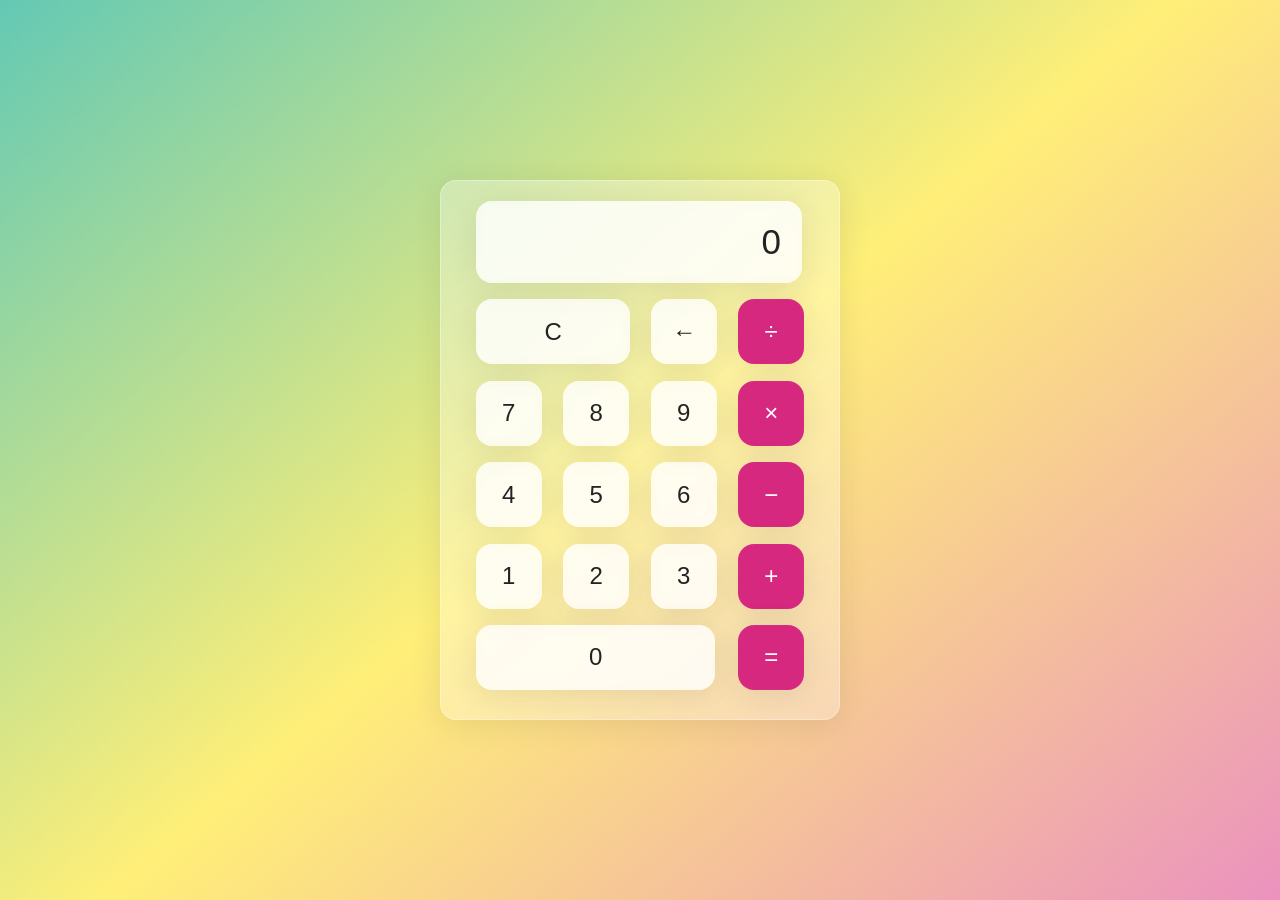
<file: Projeto calculadora/index.html>
<!DOCTYPE html>
<html lang="en">
<head>
    <meta charset="UTF-8">
    <meta http-equiv="X-UA-Compatible" content="IE=edge">
    <meta name="viewport" content="width=device-width, initial-scale=1.0">
    <link rel="stylesheet" href="style.css">
    <title>Calculadora</title>
</head>
<body>

    <div class="wrapper">
        <section class="screen">
            0
        </section>

        <section class="calc-buttons">
            <div class="calc-button-row">
                <button class="calc-button double">
                    C
                </button>
                <button class="calc-button">
                    &larr;
                </button>
                <button class="calc-button">
                    &divide;
                </button>
            </div>

            <div class="calc-button-row">
                <button class="calc-button">
                    7
                </button>
                <button class="calc-button">
                    8
                </button>
                <button class="calc-button">
                    9
                </button>
                <button class="calc-button">
                    &times;
                </button>
            </div>

            <div class="calc-button-row">
                <button class="calc-button">
                    4
                </button>
                <button class="calc-button">
                    5
                </button>
                <button class="calc-button">
                    6
                </button>
                <button class="calc-button">
                    &minus;
                </button>
            </div>

            <div class="calc-button-row">
                <button class="calc-button">
                    1
                </button>
                <button class="calc-button">
                    2
                </button>
                <button class="calc-button">
                    3
                </button>
                <button class="calc-button">
                    &plus;
                </button>
            </div>

            <div class="calc-button-row">
                <button class="calc-button triple">
                    0
                </button>
                <button class="calc-button">
                    &equals;
                </button>
            </div>

        </section>
    </div>


    <script src="script.js"></script>
</body>
</html>
</file>
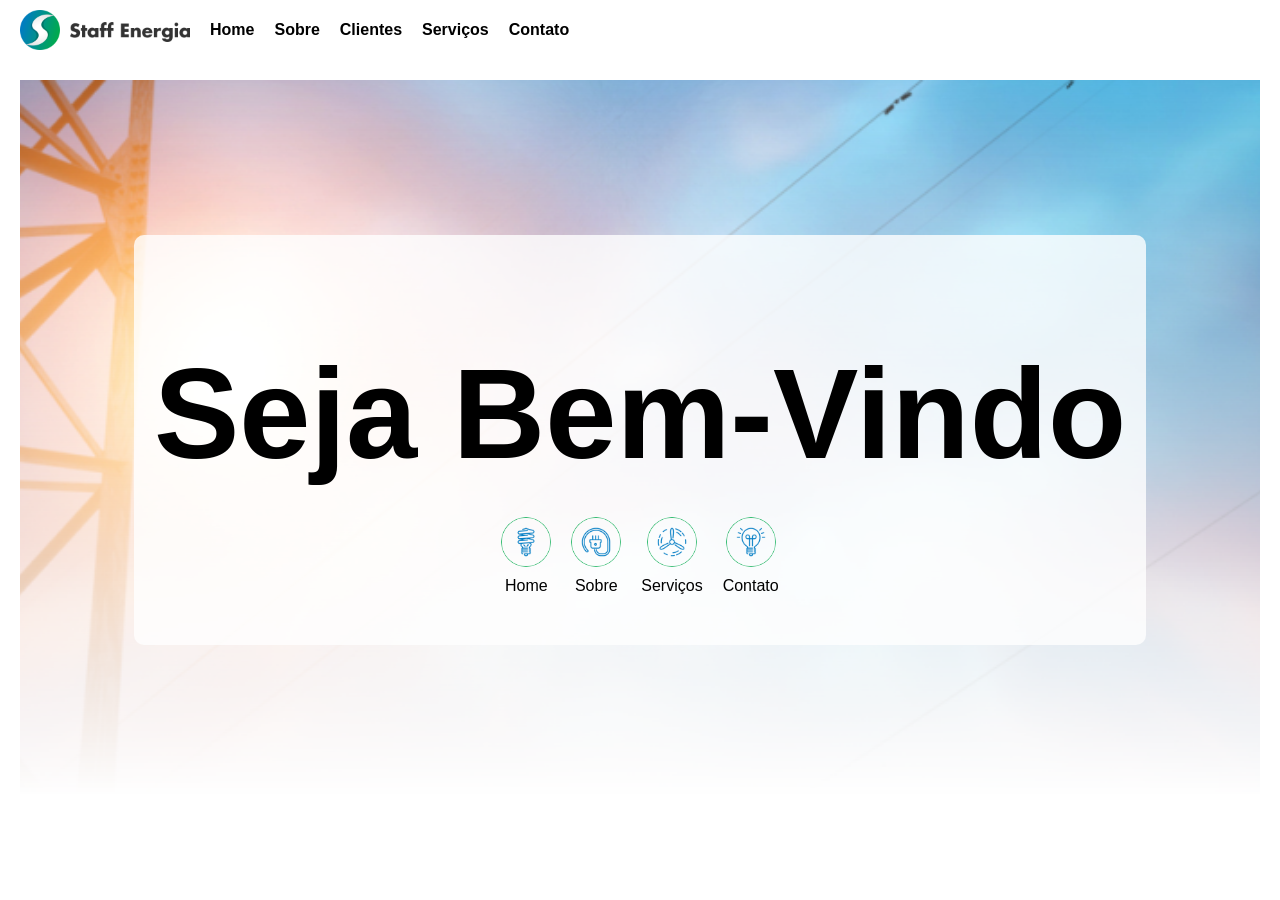
<file: Projeto faculdade web site/TRABALHO FACULDADE/1inicio.html>
<!DOCTYPE html>
<html lang="pt-BR">
<head>
    <meta charset="UTF-8">
    <meta name="viewport" content="width=device-width, initial-scale=1.0">
    <title>Página com iFrame</title>
    <link rel="stylesheet" href="inicio.css">
    <link href="Logo da empresa.ico" rel="icon" type="image/x-con">
</head>
<body>
    <header>
        <img src="logo.png" alt="Logo da Empresa" class="logo" height="" width="">
        <nav>
            <ul>
                <li><a href="2home.html" target="content-frame">Home</a></li>
                <li><a href="sobre.html" target="content-frame">Sobre</a></li>
                <li><a href="clientes.html" target="content-frame">Clientes</a></li>
                <li><a href="servicos.html" target="content-frame">Serviços</a></li>
                <li><a href="contato.html" target="content-frame">Contato</a></li>
            </ul>
        </nav>
    </header>
    <main>
        <iframe name="content-frame" src="2home.html"></iframe>
    </main>
</body>
</html>
</file>
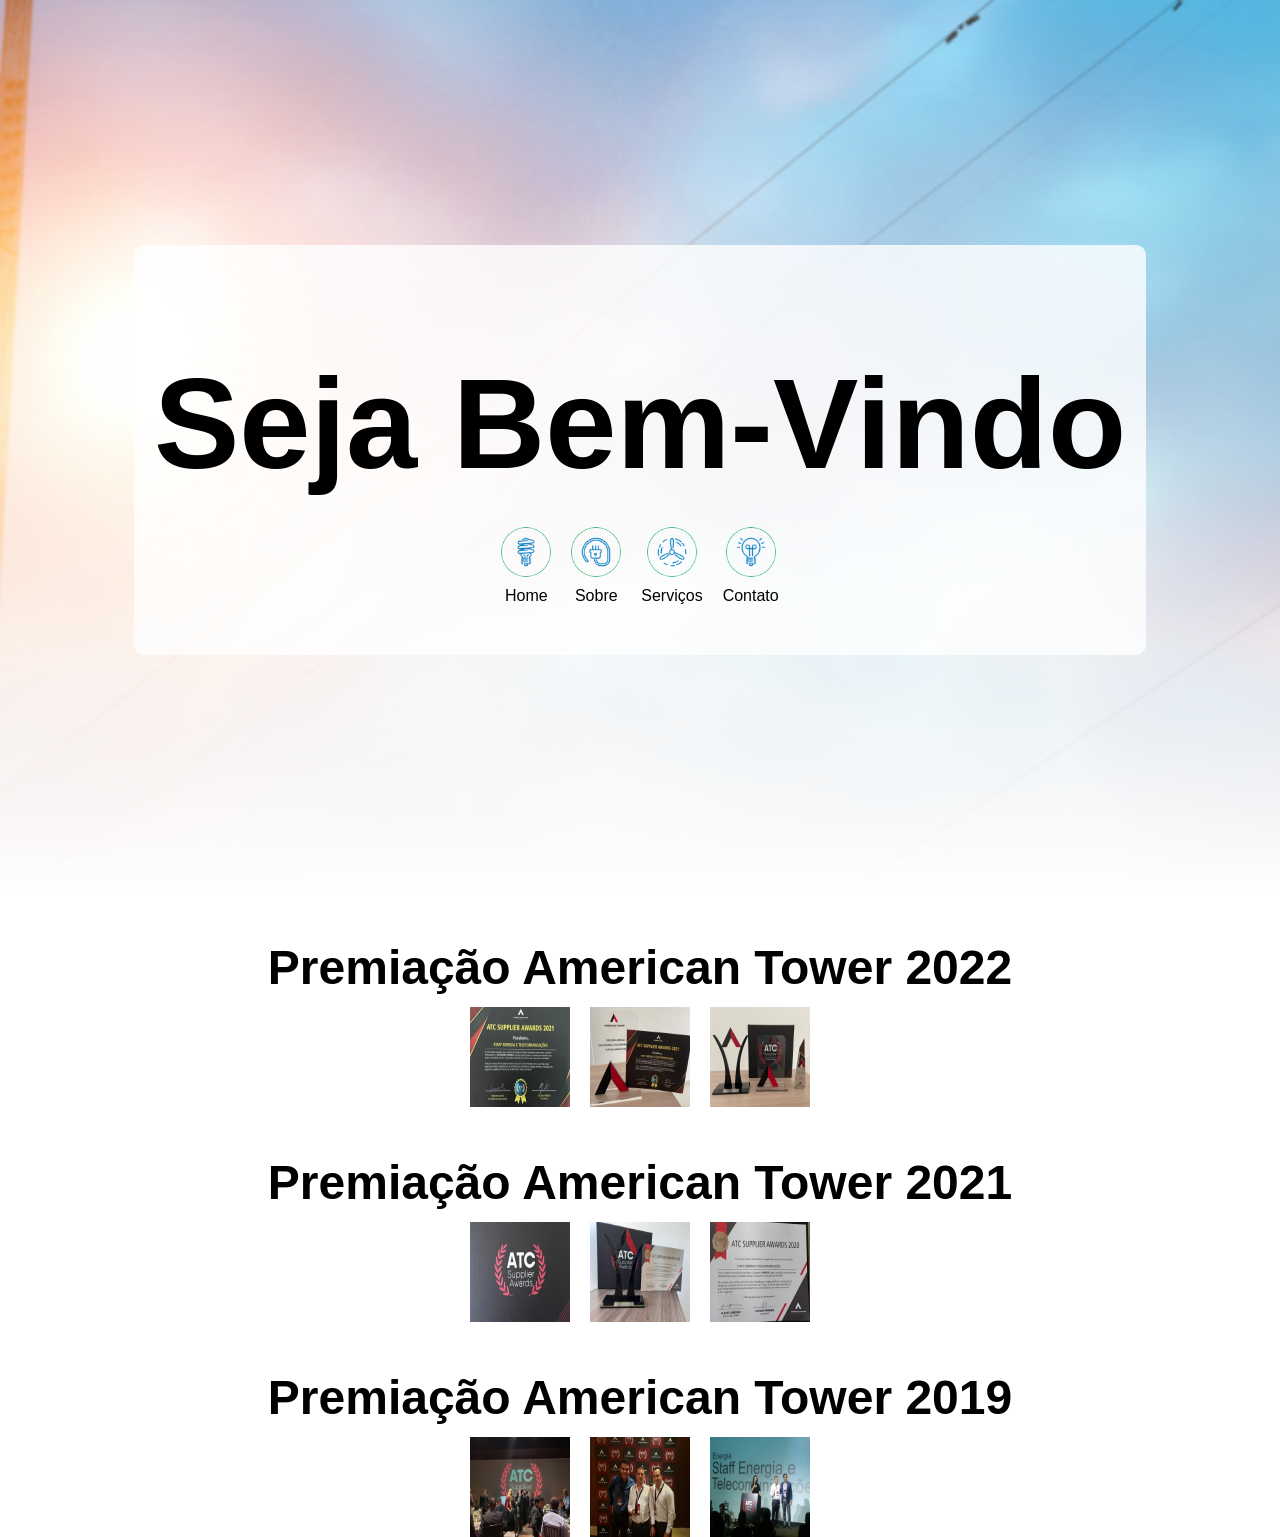
<file: Projeto faculdade web site/TRABALHO FACULDADE/2home.html>
<!DOCTYPE html>
<html lang="pt-br">
<head>
    <meta charset="UTF-8">
    <meta name="viewport" content="width=device-width, initial-scale=1.0">
    <title>Página Inicial</title>
    <link rel="stylesheet" href="home.css">
</head>
<body>
    <div class="background">
        <div class="content">
            <h1>Seja Bem-Vindo</h1>
            <div class="buttons">
                <a href="2home.html" class="button">
                    <img src="home.png" alt="Home">
                    <span>Home</span>
                </a>
                <a href="sobre.html" class="button">
                    <img src="sobre.png" alt="Sobre">
                    <span>Sobre</span>
                </a>
                <a href="servicos.html" class="button">
                    <img src="serviços.png" alt="Serviços">
                    <span>Serviços</span>
                </a>
                <a href="contato.html" class="button">
                    <img src="contato.png" alt="Contato">
                    <span>Contato</span>
                </a>
            </div>
        </div>
    </div>
    <p></p><div class="premiacao">
        <h2><center>Premiação American Tower 2022</center></h2>
        <div class="premiacao-images">
            <img src="premio12022.png" alt="Prêmio 1">
            <img src="premio22022.png" alt="Prêmio 2">
            <img src="premio32022.png" alt="Prêmio 3">
        </div></p>
    <div class="premiacao">
        <h3><center>Premiação American Tower 2021</center></h3>
        <div class="premiacao-images">
            <img src="premio12021.png" alt="Prêmio 1">
             <img src="premio22021.png" alt="Prêmio 2">
             <img src="premio32021.png" alt="Prêmio 3">
        </div>
        <div class="premiacao">
            <h3><center>Premiação American Tower 2019</center></h4>
            <div class="premiacao-images">
                <img src="premio12019.png" alt="Prêmio 1">
                 <img src="premio22019.png" alt="Prêmio 2">
                 <img src="premio32019.png" alt="Prêmio 3">
            </div>    
        </div> 
    </div>
</body>
</html>
</file>
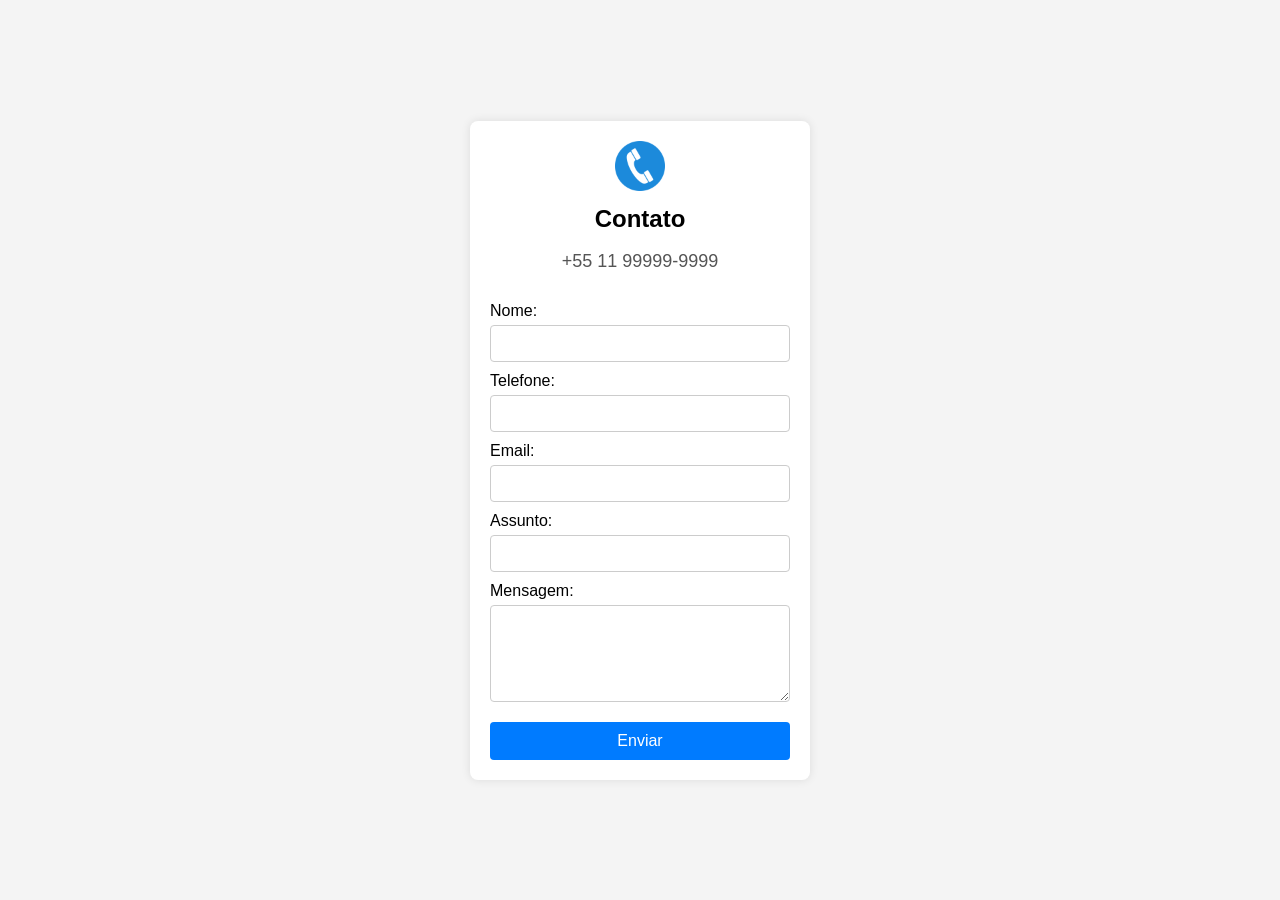
<file: Projeto faculdade web site/TRABALHO FACULDADE/contato.html>
<!DOCTYPE html>
<html lang="en">
<head>
    <meta charset="UTF-8">
    <meta name="viewport" content="width=device-width, initial-scale=1.0">
    <title>Contato</title>
    <link rel="stylesheet" href="contato.css">
</head>
<body>
    <div class="contact-container">
        <div class="contact-header">
            <img src="Telefone.png" alt="Logo de Contato" class="contact-logo">
            <h1>Contato</h1>
            <p class="contact-number">+55 11 99999-9999</p>
        </div>
        <form class="contact-form">
            <label for="name">Nome:</label>
            <input type="text" id="name" name="name" required>

            <label for="phone">Telefone:</label>
            <input type="tel" id="phone" name="phone" required>

            <label for="email">Email:</label>
            <input type="email" id="email" name="email" required>

            <label for="subject">Assunto:</label>
            <input type="text" id="subject" name="subject" required>

            <label for="message">Mensagem:</label>
            <textarea id="message" name="message" rows="5" required></textarea>

            <button type="submit">Enviar</button>
        </form>
    </div>
</body>
</html>
</file>
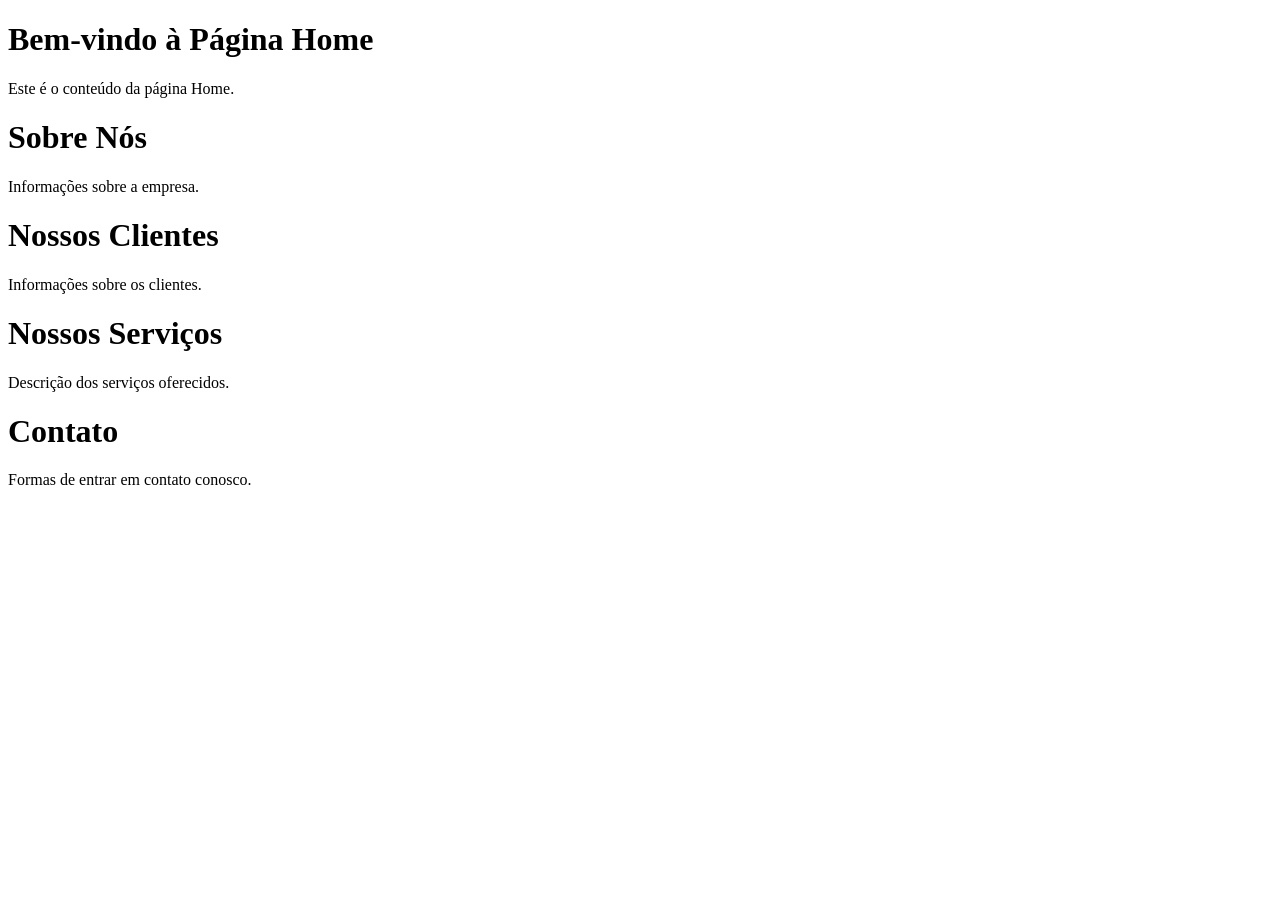
<file: Projeto faculdade web site/TRABALHO FACULDADE/inicio2.html>
<!-- home.html -->
<!DOCTYPE html>
<html lang="pt-BR">
<head>
    <meta charset="UTF-8">
    <title>Home</title>
</head>
<body>
    <h1>Bem-vindo à Página Home</h1>
    <p>Este é o conteúdo da página Home.</p>
</body>
</html>

<!-- sobre.html -->
<!DOCTYPE html>
<html lang="pt-BR">
<head>
    <meta charset="UTF-8">
    <title>Sobre</title>
</head>
<body>
    <h1>Sobre Nós</h1>
    <p>Informações sobre a empresa.</p>
</body>
</html>

<!-- clientes.html -->
<!DOCTYPE html>
<html lang="pt-BR">
<head>
    <meta charset="UTF-8">
    <title>Clientes</title>
</head>
<body>
    <h1>Nossos Clientes</h1>
    <p>Informações sobre os clientes.</p>
</body>
</html>

<!-- servicos.html -->
<!DOCTYPE html>
<html lang="pt-BR">
<head>
    <meta charset="UTF-8">
    <title>Serviços</title>
</head>
<body>
    <h1>Nossos Serviços</h1>
    <p>Descrição dos serviços oferecidos.</p>
</body>
</html>

<!-- contato.html -->
<!DOCTYPE html>
<html lang="pt-BR">
<head>
    <meta charset="UTF-8">
    <title>Contato</title>
</head>
<body>
    <h1>Contato</h1>
    <p>Formas de entrar em contato conosco.</p>
</body>
</html>
</file>
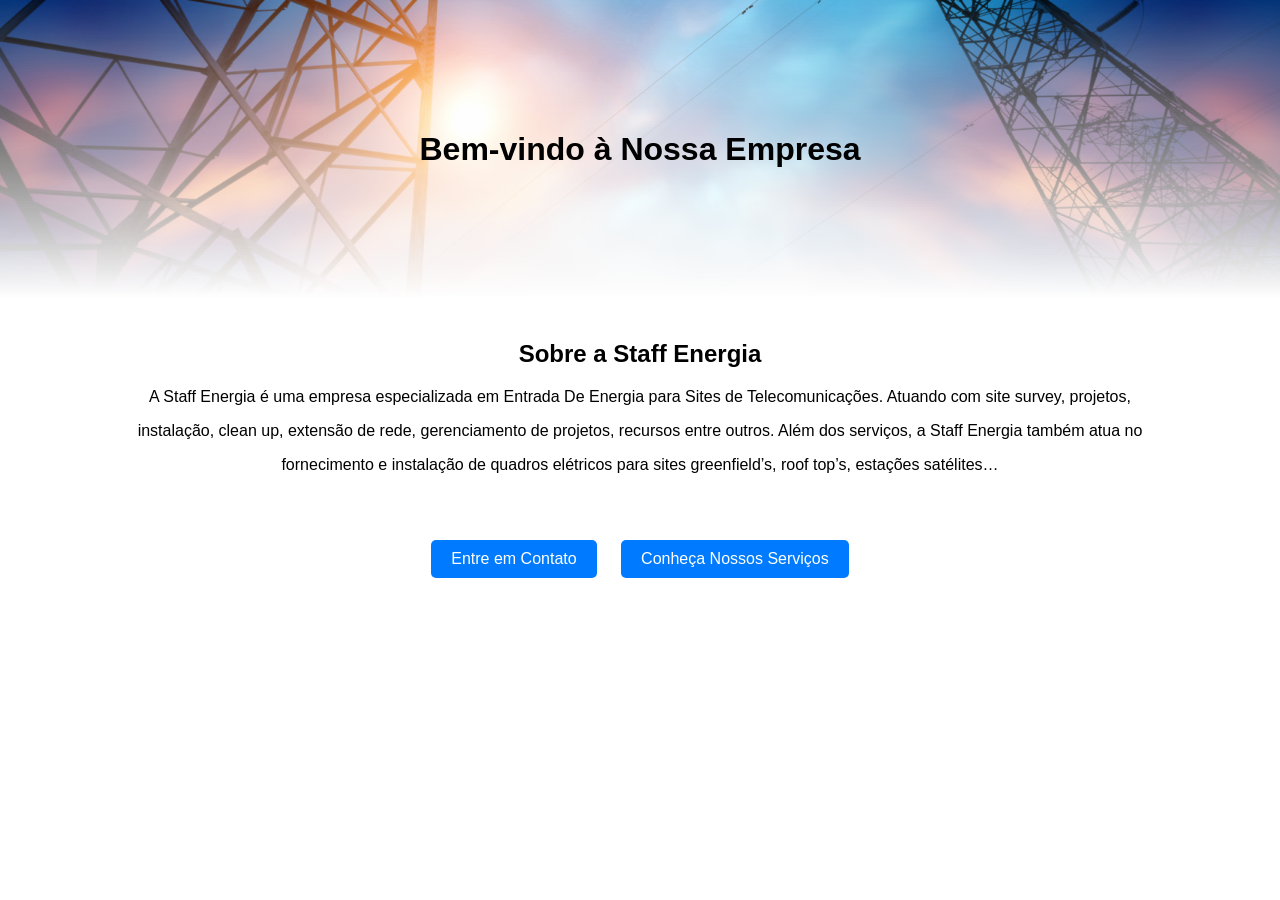
<file: Projeto faculdade web site/TRABALHO FACULDADE/sobre.html>
<!DOCTYPE html>
<html lang="pt-BR">
<head>
    <meta charset="UTF-8">
    <meta name="viewport" content="width=device-width, initial-scale=1.0">
    <title>Página da Empresa</title>
    <link rel="stylesheet" href="sobre.css">
</head>
<body>
    <header class="header">
        <div class="header-content">
            <h1>Bem-vindo à Nossa Empresa</h1>
        </div>
    </header>
    <main>
        <section class="company-info">
            <h2>Sobre a Staff Energia</h2>
            <p>A Staff Energia é uma empresa especializada em Entrada De Energia para Sites de Telecomunicações. Atuando com site survey, projetos,</p>
            <p>instalação, clean up, extensão de rede, gerenciamento de projetos, recursos entre outros. Além dos serviços, a Staff Energia também atua no</p>
            <p>fornecimento e instalação de quadros elétricos para sites greenfield’s, roof top’s, estações satélites…</p>
        </section>
        <div class="buttons">
            <a href="contato.html" class="btn">Entre em Contato</a>
            <a href="servicos.html" class="btn">Conheça Nossos Serviços</a>
        </div>
    </main>
</body>
</html>
</file>
<file: Projeto calculadora/style.css>
html{
    box-sizing: border-box;
    height: 100%;
}

*,
*::before,
*::after{
    box-sizing: inherit;
    margin: 0;
    padding: 0;
}

body{
    align-items: center;
    background: linear-gradient(320deg, #eb92be, #ffef78, #63c9b4);
    display: flex;
    font-family: 'Dosis', sans-serif;
    font-display: swap;
    height: inherit;
    justify-content: center;
}

.wrapper{
    backdrop-filter: blur(5.5px);
    -webkit-backdrop-filter: blur(5.5px);
    border-radius: 16px;
    box-shadow: 0 4px 30px rgba(35, 35, 35, 0.1);
    color: #232323;
    backdrop-filter: blur(4px);
    -webkit-backdrop-filter: blur(4px);
    background: rgba(255, 255, 255, 0.30);
    border: 1px solid rgba(255, 255, 255, 0.34);
    flex-basis: 400px;
    height: 540px;
    padding: 20px 35px;
}

.screen{
    backdrop-filter: blur(5.5px);
    -webkit-backdrop-filter: blur(5.5px);
    background: rgba(255, 255, 255, 0.75);
    border: 1px solid rgba(255, 255, 255, 0.01);
    border-radius: 16px;
    box-shadow: 0 4px 30px rgba(35, 35, 35, 0.1);
    color: #232323;
    font-size: 35px;
    overflow: auto;
    padding: 20px;
    text-align: right;
    width: 326px;
}

.calc-button-row{
    display: flex;
    justify-content: space-between;
    margin: 5% 0;
}

.calc-button{
    backdrop-filter: blur(5.5px);
    -webkit-backdrop-filter: blur(5.5px);
    background: rgba(255, 255, 255, 0.75);
    border: 1px solid rgba(255, 255, 255, 0.01);
    border-radius: 16px;
    box-shadow: 0 4px 30px rgba(35, 35, 35, 0.1);
    color: #232323;
    flex-basis: 20%;
    font-family: inherit;
    font-size: 24px;
    height: 65px;
}

.calc-button:last-child{
    backdrop-filter: blur(5.5px);
    -webkit-backdrop-filter: blur(5.5px);
    background: rgba(255, 255, 255, 0.75);
    border: 1px solid rgba(255, 255, 255, 0.01);
    border-radius: 16px;
    box-shadow: 0 4px 30px rgba(35, 35, 35, 0.1);
    color: #fff;
    background: #d72880;
}

.calc-button:last-child:hover{
    background-color: inherit;
    color: inherit;
}

.calc-button:hover{
    background-color: inherit;
}

.calc-button:active{
    background-color: #ffef78;
}

.double{
    flex-basis: 47%;
}

.triple{
    flex-basis: 73%;
}
</file>
<file: Projeto faculdade web site/TRABALHO FACULDADE/inicio.css>
body {
    font-family: Arial, sans-serif;
    margin: 0;
    padding: 0;
}

header {
    background-color: #ffffff;
    color: rgb(0, 0, 0);
    display: flex;
    align-items: center;
    padding: 10px 20px;
}

.logo {
    height: 40px;
    margin-right: 20px;
}

nav ul {
    list-style-type: none;
    margin: 0;
    padding: 0;
    display: flex;
}

nav ul li {
    margin-right: 20px;
}

nav ul li a {
    color: rgb(0, 0, 0);
    text-decoration: none;
    font-weight: bold;
}

nav ul li a:hover {
    text-decoration: underline;
}

main {
    padding: 20px;
}

iframe {
    width: 100%;
    height: 80vh;
    border: none;
}
</file>
<file: Projeto faculdade web site/TRABALHO FACULDADE/home.css>
body, html {
    margin: 0;
    padding: 0;
    height: 100%;
    font-family: Arial, sans-serif;
}

.background {
    background-image: url('sobrefundo.png');
    background-size: cover;
    background-position: center;
    height: 100%;
    display: flex;
    align-items: center;
    justify-content: center;
}

.content {
    text-align: center;
    background: rgba(255, 255, 255, 0.8);
    padding: 20px;
    border-radius: 10px;
}

h1 {
    font-size: 8em;
    margin-bottom: 30px;
}


h3 {
    font-size: 3em;
    margin-bottom: 12px;
}

h4 {
    font-size: 3em;
    margin-bottom: 12px;
}

.buttons {
    display: flex;
    justify-content: center;
    gap: 20px;
    margin-bottom: 30px;
}

.button {
    display: flex;
    flex-direction: column;
    align-items: center;
    text-decoration: none;
    color: black;
}

.button img {
    width: 50px;
    height: 50px;
    border-radius: 50%;
    margin-bottom: 10px;
}

.premiacao {
    margin-top: 30px;
}

.premiacao h2 {
    font-size: 3em;
    margin-bottom: 12px;
}

.premiacao-images {
    display: flex;
    justify-content: center;
    gap: 20px;
}

.premiacao-images img {
    width: 100px;
    height: 100px;
}
</file>
<file: Projeto faculdade web site/TRABALHO FACULDADE/contato.css>
body {
    font-family: Arial, sans-serif;
    display: flex;
    justify-content: center;
    align-items: center;
    height: 100vh;
    margin: 0;
    background-color: #f4f4f4;
}

.contact-container {
    background: white;
    border-radius: 8px;
    box-shadow: 0 0 10px rgba(0, 0, 0, 0.1);
    padding: 20px;
    width: 300px;
    text-align: center;
}

.contact-header {
    margin-bottom: 20px;
}

.contact-logo {
    width: 50px;
    height: 50px;
}

.contact-header h1 {
    font-size: 24px;
    margin: 10px 0;
}

.contact-number {
    font-size: 18px;
    color: #555;
}

.contact-form {
    display: flex;
    flex-direction: column;
}

.contact-form label {
    margin-top: 10px;
    text-align: left;
}

.contact-form input,
.contact-form textarea {
    padding: 10px;
    margin-top: 5px;
    border: 1px solid #ccc;
    border-radius: 4px;
    width: 100%;
    box-sizing: border-box;
}

.contact-form button {
    margin-top: 20px;
    padding: 10px;
    background-color: #007BFF;
    color: white;
    border: none;
    border-radius: 4px;
    cursor: pointer;
    font-size: 16px;
}

.contact-form button:hover {
    background-color: #0056b3;
}
</file>
<file: Projeto faculdade web site/TRABALHO FACULDADE/sobre.css>
body, html {
    margin: 0;
    padding: 0;
    font-family: Arial, sans-serif;
}

.header {
    position: relative;
    width: 100%;
    height: 300px;
    background: url('sobrefundo.png') no-repeat center center/cover;
    display: flex;
    align-items: center;
    justify-content: center;
    color: rgb(0, 0, 0);
    text-align: center;
}

.header-content {
    position: absolute;
    top: 50%;
    left: 50%;
    transform: translate(-50%, -50%);
}

.company-info {
    padding: 20px;
    text-align: center;
}

.buttons {
    text-align: center;
    margin: 20px;
}

.btn {
    display: inline-block;
    padding: 10px 20px;
    margin: 10px;
    background-color: #007BFF;
    color: white;
    text-decoration: none;
    border-radius: 5px;
    transition: background-color 0.3s;
}

.btn:hover {
    background-color: #0056b3;
}
</file>
